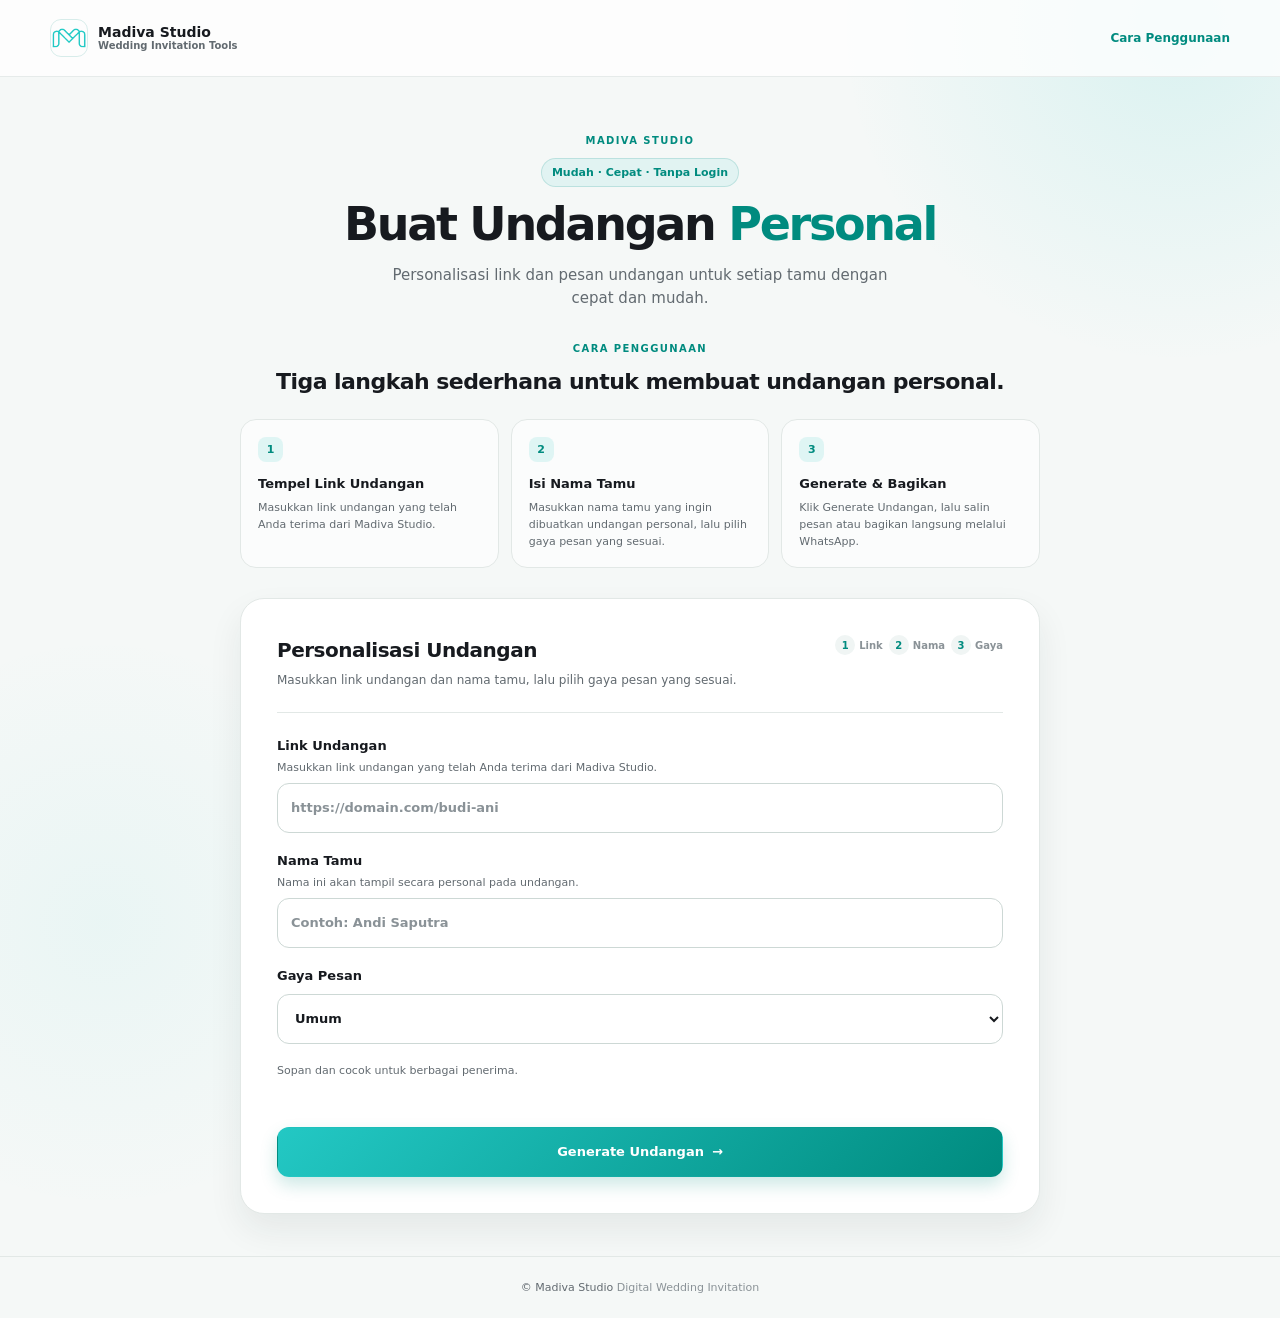
<file: generator/index.html>
<!doctype html>
<html lang="id">
  <head>
    <meta charset="utf-8" />
    <meta name="viewport" content="width=device-width, initial-scale=1" />
    <meta
      name="description"
      content="Buat link undangan pernikahan personal dan pesan siap kirim."
    />
    <title>Madiva Studio — Invitation Link Generator</title>
    <link rel="stylesheet" href="css/generator.css" />
  </head>
  <body>
    <header class="site-header">
      <div class="site-header__inner">
        <a class="brand" href="#top" aria-label="Madiva Studio">
          <img
            src="../admin/assets/madiva-studio-logo.png"
            alt="Logo Madiva Studio"
          />
          <span
            ><strong>Madiva Studio</strong
            ><small>Wedding Invitation Tools</small></span
          >
        </a>
        <a class="header-link" href="#cara-penggunaan">Cara Penggunaan</a>
      </div>
    </header>

    <main id="top" class="generator-shell">
      <section class="intro" aria-labelledby="generator-title">
        <p class="eyebrow">Madiva Studio</p>
        <span class="intro-badge">Mudah · Cepat · Tanpa Login</span>
        <h1 id="generator-title">Buat Undangan <em>Personal</em></h1>
        <p>
          Personalisasi link dan pesan undangan untuk setiap tamu dengan cepat
          dan mudah.
        </p>
      </section>

      <section
        id="cara-penggunaan"
        class="how-to"
        aria-labelledby="how-to-title"
      >
        <div class="section-heading">
          <p class="eyebrow">Cara Penggunaan</p>
          <h2 id="how-to-title">
            Tiga langkah sederhana untuk membuat undangan personal.
          </h2>
        </div>
        <div class="how-to__grid">
          <article>
            <span>1</span>
            <h3>Tempel Link Undangan</h3>
            <p>Masukkan link undangan yang telah Anda terima dari Madiva Studio.</p>
          </article>
          <article>
            <span>2</span>
            <h3>Isi Nama Tamu</h3>
            <p>Masukkan nama tamu yang ingin dibuatkan undangan personal, lalu pilih gaya pesan yang sesuai.</p>
          </article>
          <article>
            <span>3</span>
            <h3>Generate &amp; Bagikan</h3>
            <p>Klik Generate Undangan, lalu salin pesan atau bagikan langsung melalui WhatsApp.</p>
          </article>
        </div>
      </section>

      <section class="generator-card" aria-labelledby="form-title">
        <div class="card-heading">
          <div>
            <h2 id="form-title">Personalisasi Undangan</h2>
            <p>
              Masukkan link undangan dan nama tamu, lalu pilih gaya pesan yang
              sesuai.
            </p>
          </div>
          <div class="steps" aria-label="Tiga langkah pembuatan undangan">
            <span><b>1</b>Link</span><span><b>2</b>Nama</span
            ><span><b>3</b>Gaya</span>
          </div>
        </div>
        <form id="generator-form" novalidate>
          <label for="base-link"
            >Link Undangan
            <span class="field-helper">Masukkan link undangan yang telah Anda terima dari Madiva Studio.</span>
            <input
              id="base-link"
              name="baseLink"
              type="url"
              inputmode="url"
              placeholder="https://domain.com/budi-ani"
              autocomplete="url"
              required
            />
          </label>
          <label for="guest-name"
            >Nama Tamu
            <span class="field-helper"
              >Nama ini akan tampil secara personal pada undangan.</span
            >
            <input
              id="guest-name"
              name="guestName"
              type="text"
              placeholder="Contoh: Andi Saputra"
              maxlength="150"
              autocomplete="name"
              required
            />
          </label>
          <label for="message-style"
            >Gaya Pesan
            <select id="message-style" name="messageStyle">
              <option value="umum" selected>Umum</option>
              <option value="teman">Teman</option>
              <option value="keluarga">Keluarga / Orang Tua</option>
              <option value="rekanKerja">Rekan Kerja</option>
            </select>
          </label>
          <p id="style-description" class="style-description">
            Sopan dan cocok untuk berbagai penerima.
          </p>
          <p id="form-error" class="form-error" role="alert"></p>
          <button class="button button-primary" type="submit">
            Generate Undangan <span aria-hidden="true">→</span>
          </button>
        </form>
      </section>

      <section
        id="result"
        class="result-card"
        hidden
        aria-labelledby="result-title"
      >
        <div class="result-heading">
          <span class="success-mark" aria-hidden="true">✓</span>
          <div>
            <h2 id="result-title">Undangan siap dibagikan</h2>
            <p>Link personal dan pesan Anda sudah siap.</p>
          </div>
        </div>
        <dl class="result-summary">
          <div>
            <dt>Nama Tamu</dt>
            <dd id="result-guest-name"></dd>
          </div>
          <div>
            <dt>Gaya Pesan</dt>
            <dd id="result-style"></dd>
          </div>
        </dl>
        <h3>Link Personal</h3>
        <p id="result-link" class="long-link"></p>
        <h3>Preview Pesan</h3>
        <textarea
          id="result-message"
          rows="13"
          readonly
          aria-label="Preview pesan undangan"
        ></textarea>
        <div class="primary-actions">
          <button id="copy-message" class="button button-copy" type="button">
            Salin Link &amp; Pesan</button
          ><button
            id="share-whatsapp"
            class="button button-whatsapp"
            type="button"
          >
            <span aria-hidden="true">◔</span> Share ke WhatsApp
          </button>
        </div>
        <button id="next-guest" class="secondary-action" type="button">
          + Buat untuk Tamu Berikutnya
        </button>
      </section>

    </main>
    <footer>© Madiva Studio <span>Digital Wedding Invitation</span></footer>
    <div id="toast" class="toast" role="status" aria-live="polite"></div>
    <script src="js/chat-templates.js"></script>
    <script src="js/generator.js"></script>
  </body>
</html>
</file>
<file: generator/css/generator.css>
:root { --brand-light:#23c8c4; --brand:#008b7f; --brand-hover:#00766c; --bg:#f5f8f7; --surface:#fff; --surface-soft:#f0f5f4; --text:#171a1f; --text-secondary:#626a70; --text-muted:#8a9297; --border:#e2e8e6; --border-strong:#cdd8d5; --success:#1fa971; --danger:#dc4c64; --radius-sm:10px; --radius-md:16px; --radius-lg:24px; }
* { box-sizing:border-box; } html { scroll-behavior:smooth; } body { min-width:0; margin:0; background:radial-gradient(circle at 92% 2%,rgba(35,200,196,.13),transparent 21rem),radial-gradient(circle at 8% 70%,rgba(35,200,196,.055),transparent 18rem),var(--bg); color:var(--text); font:14px/1.55 Inter,ui-sans-serif,system-ui,-apple-system,"Segoe UI",sans-serif; } button,input,select,textarea { font:inherit; }
.site-header { border-bottom:1px solid rgba(226,232,230,.8); background:rgba(255,255,255,.78); }.site-header__inner { display:flex; align-items:center; justify-content:space-between; width:min(100% - 40px,1180px); min-height:76px; margin:auto; }.brand { display:flex; align-items:center; gap:10px; color:var(--text); text-decoration:none; }.brand img { width:38px; height:38px; border:1px solid rgba(0,139,127,.15); border-radius:11px; object-fit:contain; }.brand span { display:grid; line-height:1.2; }.brand strong { font-size:14px; font-weight:750; }.brand small { color:var(--text-secondary); font-size:10px; font-weight:600; }.header-link { color:var(--brand); font-size:12px; font-weight:700; text-decoration:none; }.header-link:hover { color:var(--brand-hover); }
.generator-shell { width:min(100% - 40px,800px); margin:auto; padding:56px 0 42px; }.intro { max-width:620px; margin:0 auto 30px; text-align:center; }.eyebrow { margin:0 0 9px; color:var(--brand); font-size:10px; font-weight:800; letter-spacing:.14em; text-transform:uppercase; }.intro-badge { display:inline-block; margin-bottom:12px; border:1px solid rgba(0,139,127,.17); border-radius:999px; padding:5px 10px; background:rgba(35,200,196,.09); color:var(--brand); font-size:11px; font-weight:700; }.intro h1 { margin:0; color:var(--text); font-size:clamp(31px,6vw,46px); font-weight:750; letter-spacing:-.05em; line-height:1.12; }.intro h1 em { color:var(--brand); font-style:normal; }.intro>p:last-child { max-width:510px; margin:14px auto 0; color:var(--text-secondary); font-size:15px; }
.generator-card,.result-card { border:1px solid var(--border); border-radius:var(--radius-lg); background:var(--surface); box-shadow:0 16px 34px rgba(24,41,38,.075),inset 0 1px 0 rgba(255,255,255,.8); }.generator-card { padding:clamp(23px,5vw,36px); }.card-heading { display:flex; align-items:flex-start; justify-content:space-between; gap:18px; padding-bottom:22px; border-bottom:1px solid var(--border); }.card-heading h2,.result-heading h2,.section-heading h2 { margin:0; font-size:20px; font-weight:750; letter-spacing:-.025em; }.card-heading p,.result-heading p { margin:5px 0 0; color:var(--text-secondary); font-size:12px; }.steps { display:flex; flex:0 0 auto; gap:6px; }.steps span { display:inline-flex; align-items:center; gap:4px; color:var(--text-muted); font-size:10px; font-weight:700; }.steps b { display:grid; width:20px; height:20px; place-items:center; border-radius:50%; background:var(--surface-soft); color:var(--brand); font-size:10px; }
form { margin-top:23px; } label { display:block; margin:18px 0; color:var(--text); font-size:13px; font-weight:750; }.field-helper,.style-description { display:block; margin-top:3px; color:var(--text-secondary); font-size:11px; font-weight:500; }.style-description { margin:4px 0 16px; } input,select,textarea { display:block; width:100%; min-height:50px; margin-top:7px; border:1px solid var(--border-strong); border-radius:12px; outline:0; padding:12px 13px; background:#fff; color:var(--text); transition:border-color .18s,box-shadow .18s,background .18s; } input::placeholder { color:var(--text-muted); } input:focus,select:focus,textarea:focus { border-color:var(--brand-light); box-shadow:0 0 0 3px rgba(35,200,196,.15); } select { cursor:pointer; }.form-error { min-height:22px; margin:10px 0; border-radius:var(--radius-sm); color:var(--danger); font-size:12px; font-weight:650; }.form-error:not(:empty) { padding:9px 11px; background:#fff0f2; }.button { display:inline-flex; min-height:50px; align-items:center; justify-content:center; gap:8px; border:1px solid transparent; border-radius:12px; padding:12px 16px; cursor:pointer; font-size:13px; font-weight:750; transition:transform .18s,box-shadow .18s,background .18s,border-color .18s; }.button:hover { transform:translateY(-1px); }.button:active { transform:none; }.button-primary { width:100%; background:linear-gradient(135deg,var(--brand-light),var(--brand)); box-shadow:0 8px 17px rgba(0,139,127,.2); color:#fff; }.button-primary:hover { background:linear-gradient(135deg,#2bcfc9,var(--brand-hover)); box-shadow:0 10px 22px rgba(0,139,127,.25); }
.result-card { margin-top:18px; padding:clamp(23px,5vw,34px); }.result-heading { display:flex; align-items:center; gap:12px; }.success-mark { display:grid; width:37px; height:37px; flex:0 0 auto; place-items:center; border-radius:50%; background:rgba(31,169,113,.12); color:var(--success); font-size:18px; font-weight:800; }.result-summary { display:grid; grid-template-columns:repeat(2,minmax(0,1fr)); gap:10px; margin:22px 0 0; }.result-summary div { padding:11px 12px; border:1px solid var(--border); border-radius:var(--radius-sm); background:var(--surface-soft); } dt { color:var(--text-muted); font-size:10px; font-weight:700; text-transform:uppercase; } dd { margin:4px 0 0; color:var(--text); font-size:13px; font-weight:750; overflow-wrap:anywhere; } h3 { margin:22px 0 8px; font-size:13px; font-weight:750; }.long-link { margin:0; border:1px solid rgba(0,139,127,.16); border-radius:12px; padding:12px; background:rgba(35,200,196,.07); color:#006f66; font:12px/1.55 ui-monospace,SFMono-Regular,Consolas,monospace; overflow-wrap:anywhere; } textarea { min-height:220px; resize:vertical; background:var(--surface-soft); line-height:1.6; }.primary-actions { display:grid; grid-template-columns:1fr 1fr; gap:10px; margin-top:16px; }.button-copy { border-color:rgba(0,139,127,.48); background:#fff; color:var(--brand); }.button-copy:hover { background:rgba(35,200,196,.08); }.button-whatsapp { background:#25d366; box-shadow:0 7px 15px rgba(37,211,102,.18); color:#073c20; }.button-whatsapp:hover { background:#20bd5b; }.secondary-action { display:block; width:100%; margin-top:14px; border:0; background:transparent; color:var(--brand); cursor:pointer; padding:8px; font-size:12px; font-weight:750; text-decoration:none; }.secondary-action:hover { color:var(--brand-hover); text-decoration:underline; }
.how-to { margin:0 0 30px; }.section-heading { text-align:center; }.section-heading h2 { font-size:22px; }.how-to__grid { display:grid; grid-template-columns:repeat(3,1fr); gap:12px; margin-top:20px; }.how-to__grid article { min-height:148px; border:1px solid var(--border); border-radius:var(--radius-md); padding:17px; background:rgba(255,255,255,.65); }.how-to__grid span { display:grid; width:25px; height:25px; place-items:center; border-radius:8px; background:rgba(35,200,196,.13); color:var(--brand); font-size:11px; font-weight:800; }.how-to__grid h3 { margin:12px 0 5px; font-size:13px; }.how-to__grid p { margin:0; color:var(--text-secondary); font-size:11px; } footer { padding:22px; border-top:1px solid var(--border); color:var(--text-secondary); font-size:11px; text-align:center; } footer span { color:var(--text-muted); }
.toast { position:fixed; top:18px; right:18px; z-index:3; max-width:calc(100vw - 36px); border:1px solid #dce7e4; border-radius:12px; padding:12px 14px; background:#fff; box-shadow:0 12px 28px rgba(23,26,31,.14); color:#176347; font-size:12px; font-weight:700; opacity:0; pointer-events:none; transform:translateY(-12px); transition:.2s; }.toast::before { margin-right:7px; color:var(--success); content:"●"; }.toast.error { border-color:#f1d4da; color:#a62e45; }.toast.error::before { color:var(--danger); }.toast.show { opacity:1; transform:none; }
@media (max-width:620px) { .site-header__inner,.generator-shell { width:min(100% - 28px,800px); }.site-header__inner { min-height:66px; }.header-link { font-size:11px; }.generator-shell { padding:36px 0; }.intro { margin-bottom:24px; }.intro h1 { font-size:clamp(30px,9vw,38px); }.intro>p:last-child { font-size:14px; }.generator-card,.result-card { border-radius:18px; }.card-heading { display:block; }.steps { margin-top:15px; }.primary-actions,.result-summary,.how-to__grid { grid-template-columns:1fr; } textarea { min-height:250px; }.how-to { margin-top:38px; }.how-to__grid article { min-height:auto; }.toast { top:12px; right:50%; transform:translate(50%,-12px); }.toast.show { transform:translate(50%,0); } }
@media (max-width:360px) { .site-header__inner,.generator-shell { width:min(100% - 22px,800px); }.brand img { width:34px; height:34px; }.brand small { font-size:9px; }.header-link { display:none; }.generator-card,.result-card { padding:20px; } }
</file>
